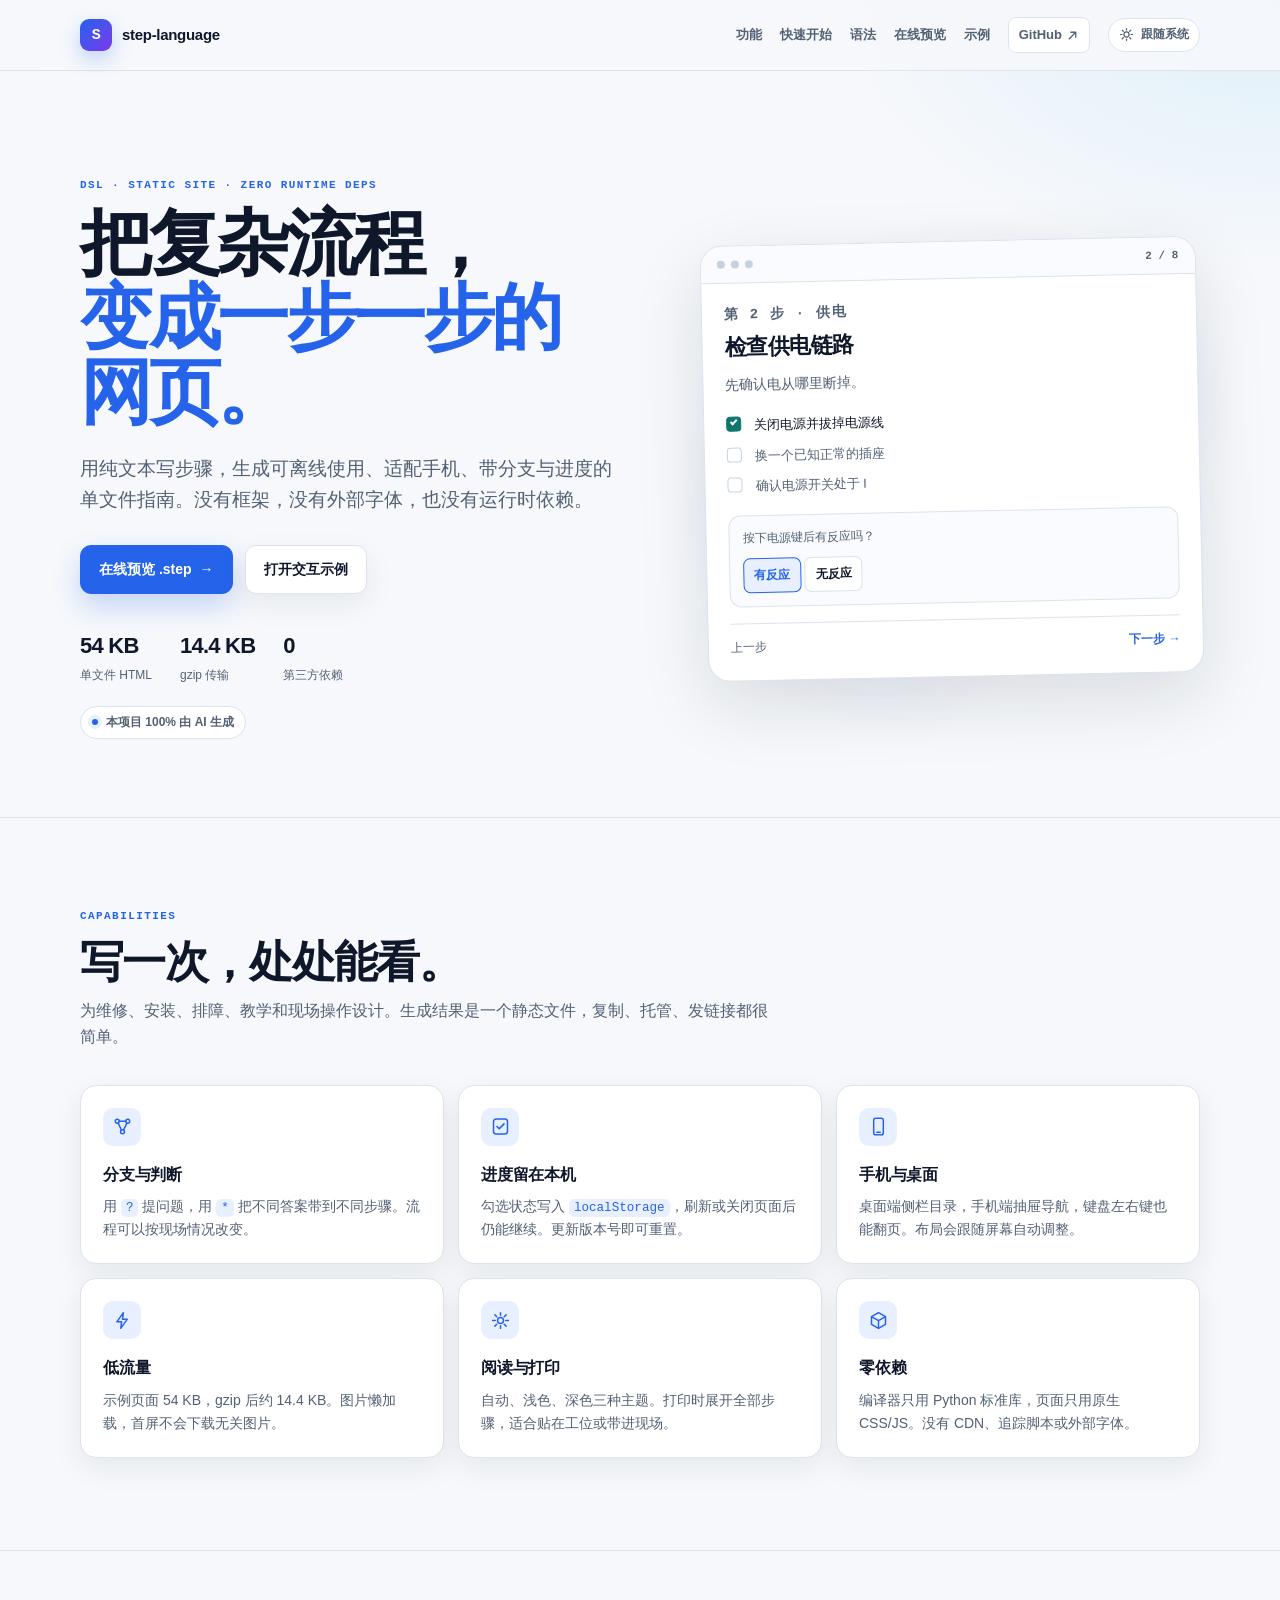
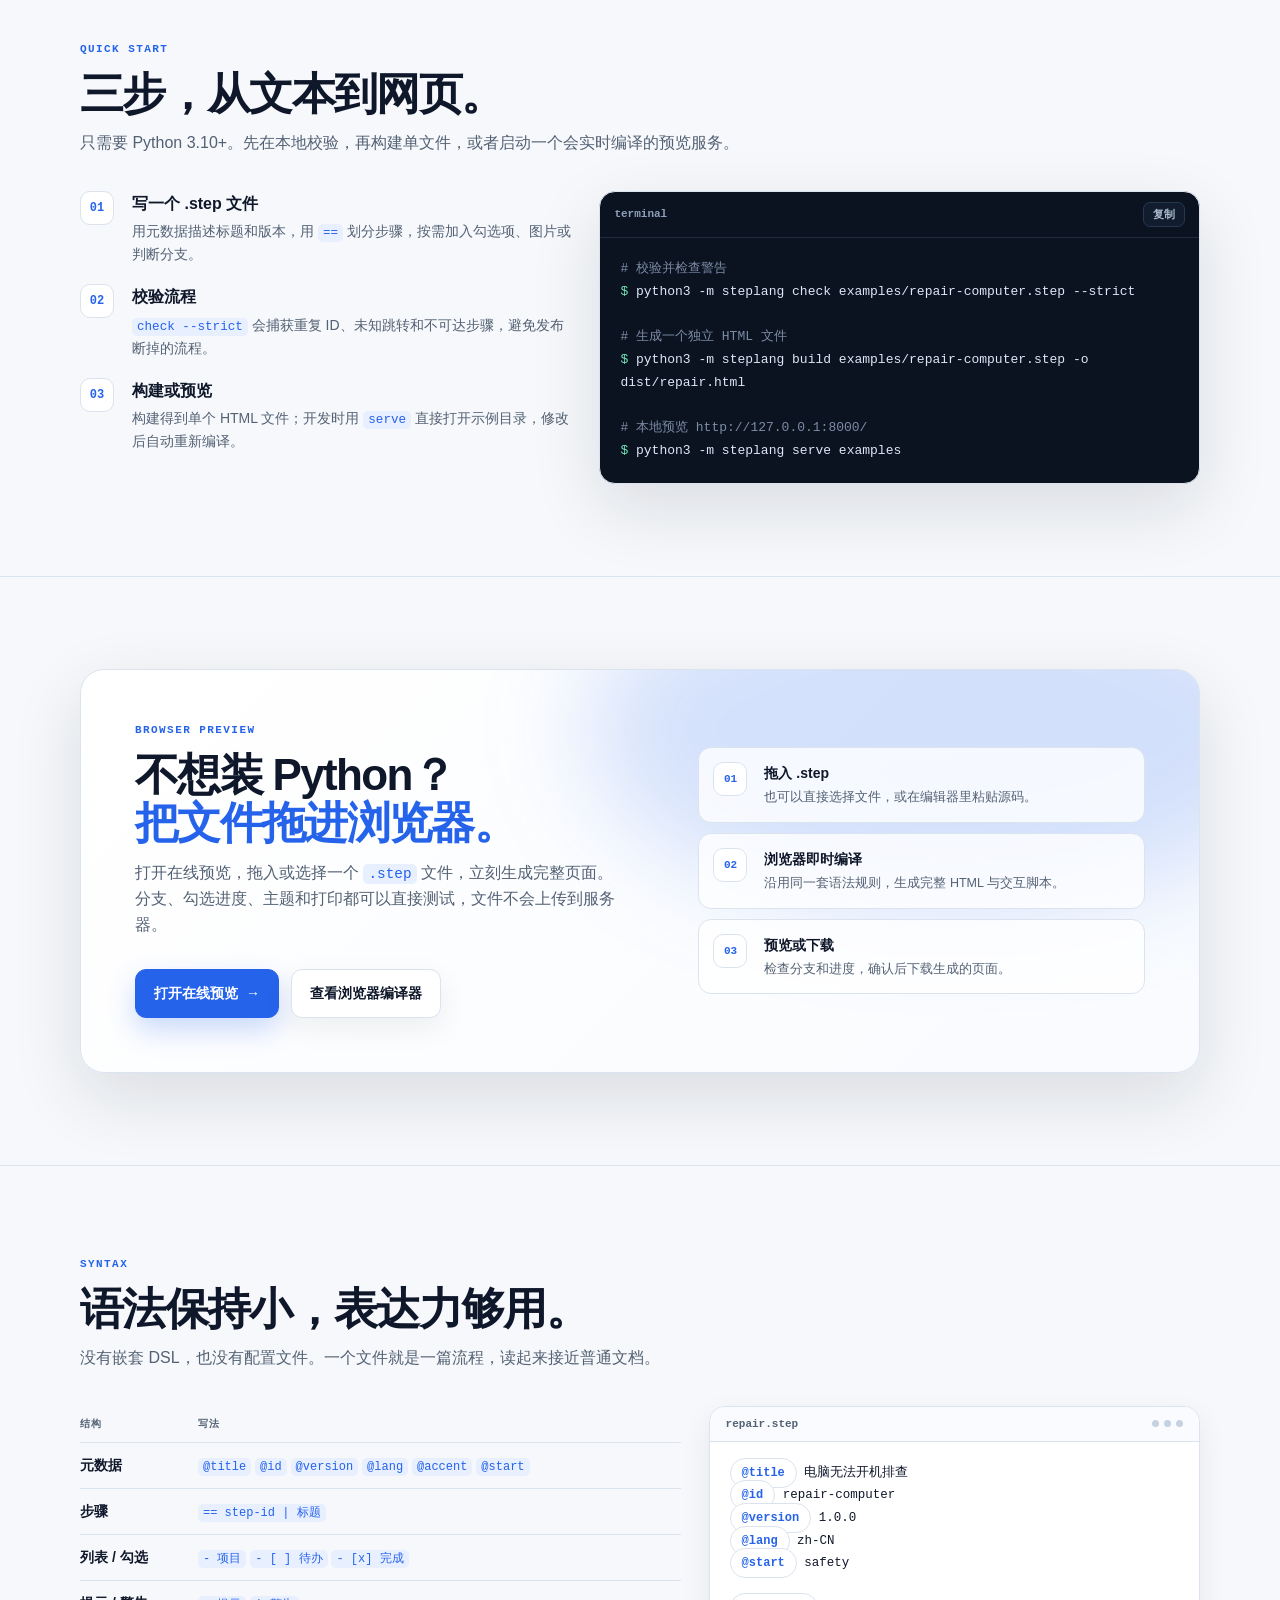
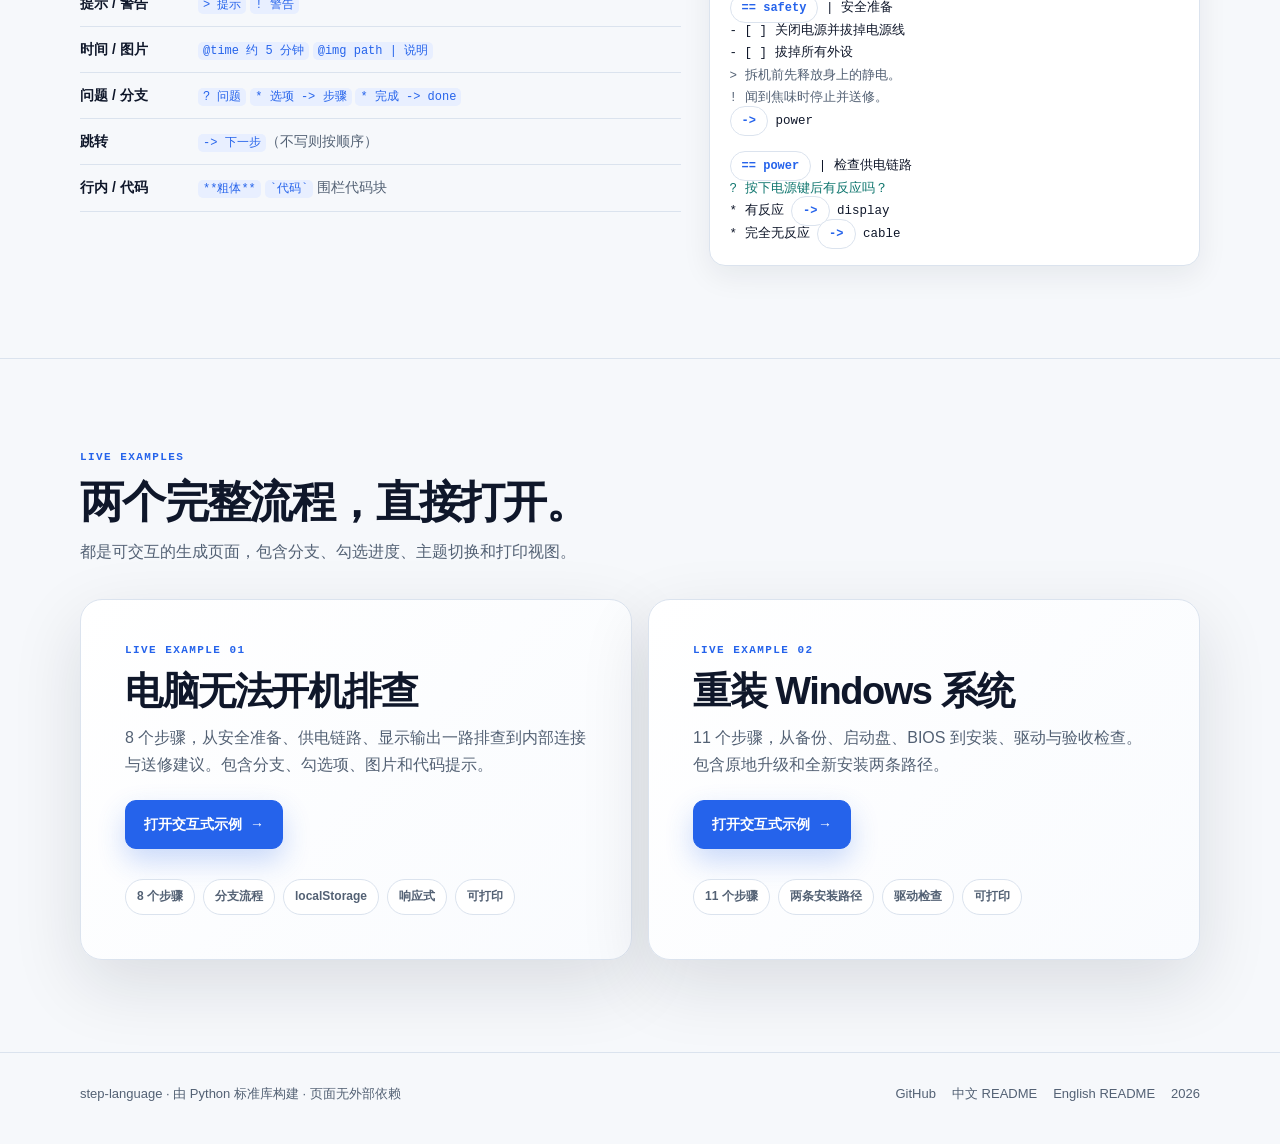
<file: web/index.html>
<!doctype html>
<html lang="zh-CN">
<head>
<meta charset="utf-8">
<meta name="viewport" content="width=device-width, initial-scale=1">
<title>step-language · 把复杂流程变成一步一步的网页</title>
<meta name="description" content="一个小型 DSL 与静态站点编译器：用纯文本写步骤，生成可离线使用、适配手机、带分支与进度的单文件指南。">
<meta name="theme-color" content="#2563eb">
<link rel="icon" href="favicon.svg" type="image/svg+xml">
<link rel="stylesheet" href="style.css">
</head>
<body>
<a class="skip-link" href="#main">跳到正文</a>
<header class="site-header">
  <div class="wrap nav">
    <a class="brand" href="./">
      <span class="logo" aria-hidden="true">S</span>
      <span>step-language</span>
    </a>
    <nav class="nav-links" aria-label="主导航">
      <a href="#features">功能</a>
      <a href="#quickstart">快速开始</a>
      <a href="#syntax">语法</a>
      <a href="preview/">在线预览</a>
      <a href="#example">示例</a>
      <a class="gh-link" href="https://github.com/Geno1024-AIGC/step-language" target="_blank" rel="noreferrer">
        GitHub
        <svg viewBox="0 0 16 16" aria-hidden="true" focusable="false"><path d="M4 12 12 4M6 4h6v6" fill="none" stroke="currentColor" stroke-width="1.6" stroke-linecap="round" stroke-linejoin="round"/></svg>
      </a>
      <button class="theme-toggle" id="theme-toggle" type="button" aria-label="切换主题">
        <svg viewBox="0 0 20 20" aria-hidden="true" focusable="false"><circle cx="10" cy="10" r="3.4" fill="none" stroke="currentColor" stroke-width="1.6"/><path d="M10 2v2M10 16v2M2 10h2M16 10h2M4.3 4.3l1.4 1.4M14.3 14.3l1.4 1.4M15.7 4.3l-1.4 1.4M5.7 14.3l-1.4 1.4" fill="none" stroke="currentColor" stroke-width="1.6" stroke-linecap="round"/></svg>
        <span class="theme-label">跟随系统</span>
      </button>
    </nav>
  </div>
</header>

<main id="main">
  <section class="hero wrap">
    <div class="hero-copy">
      <p class="eyebrow">DSL · static site · zero runtime deps</p>
      <h1>把复杂流程，<br><span>变成一步一步的网页。</span></h1>
      <p class="lead">用纯文本写步骤，生成可离线使用、适配手机、带分支与进度的单文件指南。没有框架，没有外部字体，也没有运行时依赖。</p>
      <div class="actions">
        <a class="btn primary" href="preview/">在线预览 .step <span aria-hidden="true">→</span></a>
        <a class="btn" href="examples/repair-computer/">打开交互示例</a>
      </div>
      <ul class="stats" aria-label="示例数据">
        <li><strong>54 KB</strong><span>单文件 HTML</span></li>
        <li><strong>14.4 KB</strong><span>gzip 传输</span></li>
        <li><strong>0</strong><span>第三方依赖</span></li>
      </ul>
      <p class="ai-note">本项目 100% 由 AI 生成</p>
    </div>

    <div class="hero-demo" aria-hidden="true">
      <div class="mock">
        <div class="mock-top">
          <span class="dot"></span><span class="dot"></span><span class="dot"></span>
          <span class="mock-progress">2 / 8</span>
        </div>
        <div class="mock-body">
          <p class="mock-kicker">第 2 步 · 供电</p>
          <h3>检查供电链路</h3>
          <p>先确认电从哪里断掉。</p>
          <ul class="mock-check">
            <li class="done">关闭电源并拔掉电源线</li>
            <li>换一个已知正常的插座</li>
            <li>确认电源开关处于 I</li>
          </ul>
          <div class="mock-choice">
            <span>按下电源键后有反应吗？</span>
            <button type="button" class="on">有反应</button>
            <button type="button">无反应</button>
          </div>
          <div class="mock-footer">
            <span>上一步</span>
            <span class="next">下一步 →</span>
          </div>
        </div>
      </div>
    </div>
  </section>

  <section class="section" id="features">
    <div class="wrap">
      <div class="section-head">
        <p class="eyebrow">Capabilities</p>
        <h2>写一次，处处能看。</h2>
        <p>为维修、安装、排障、教学和现场操作设计。生成结果是一个静态文件，复制、托管、发链接都很简单。</p>
      </div>
      <div class="grid">
        <article class="card">
          <span class="icon" aria-hidden="true">
            <svg viewBox="0 0 24 24"><circle cx="6" cy="6" r="2.2" fill="none" stroke="currentColor" stroke-width="1.7"/><circle cx="18" cy="6" r="2.2" fill="none" stroke="currentColor" stroke-width="1.7"/><circle cx="12" cy="18" r="2.2" fill="none" stroke="currentColor" stroke-width="1.7"/><path d="M8.2 6h7.6M7 8.1l3.8 7.8M17 8.1l-3.8 7.8" fill="none" stroke="currentColor" stroke-width="1.7" stroke-linecap="round"/></svg>
          </span>
          <h3>分支与判断</h3>
          <p>用 <code>?</code> 提问题，用 <code>*</code> 把不同答案带到不同步骤。流程可以按现场情况改变。</p>
        </article>
        <article class="card">
          <span class="icon" aria-hidden="true">
            <svg viewBox="0 0 24 24"><rect x="4" y="3.5" width="16" height="17" rx="3" fill="none" stroke="currentColor" stroke-width="1.7"/><path d="m8 12 2.6 2.6L16 9" fill="none" stroke="currentColor" stroke-width="1.9" stroke-linecap="round" stroke-linejoin="round"/></svg>
          </span>
          <h3>进度留在本机</h3>
          <p>勾选状态写入 <code>localStorage</code>，刷新或关闭页面后仍能继续。更新版本号即可重置。</p>
        </article>
        <article class="card">
          <span class="icon" aria-hidden="true">
            <svg viewBox="0 0 24 24"><rect x="6.5" y="2.5" width="11" height="19" rx="2.4" fill="none" stroke="currentColor" stroke-width="1.7"/><path d="M10 18.5h4" stroke="currentColor" stroke-width="1.7" stroke-linecap="round"/></svg>
          </span>
          <h3>手机与桌面</h3>
          <p>桌面端侧栏目录，手机端抽屉导航，键盘左右键也能翻页。布局会跟随屏幕自动调整。</p>
        </article>
        <article class="card">
          <span class="icon" aria-hidden="true">
            <svg viewBox="0 0 24 24"><path d="M13 3 5.5 13.5H11L10 21l7.5-10.5H12L13 3Z" fill="none" stroke="currentColor" stroke-width="1.7" stroke-linejoin="round"/></svg>
          </span>
          <h3>低流量</h3>
          <p>示例页面 54 KB，gzip 后约 14.4 KB。图片懒加载，首屏不会下载无关图片。</p>
        </article>
        <article class="card">
          <span class="icon" aria-hidden="true">
            <svg viewBox="0 0 24 24"><path d="M12 3v3M12 18v3M3 12h3M18 12h3M5.6 5.6l2.1 2.1M16.3 16.3l2.1 2.1M18.4 5.6l-2.1 2.1M7.7 16.3l-2.1 2.1" fill="none" stroke="currentColor" stroke-width="1.7" stroke-linecap="round"/><circle cx="12" cy="12" r="3.4" fill="none" stroke="currentColor" stroke-width="1.7"/></svg>
          </span>
          <h3>阅读与打印</h3>
          <p>自动、浅色、深色三种主题。打印时展开全部步骤，适合贴在工位或带进现场。</p>
        </article>
        <article class="card">
          <span class="icon" aria-hidden="true">
            <svg viewBox="0 0 24 24"><path d="m12 3 8 4.5v9L12 21l-8-4.5v-9L12 3Z" fill="none" stroke="currentColor" stroke-width="1.7" stroke-linejoin="round"/><path d="m4.5 7.8 7.5 4.3 7.5-4.3M12 12.1V21" fill="none" stroke="currentColor" stroke-width="1.7" stroke-linejoin="round"/></svg>
          </span>
          <h3>零依赖</h3>
          <p>编译器只用 Python 标准库，页面只用原生 CSS/JS。没有 CDN、追踪脚本或外部字体。</p>
        </article>
      </div>
    </div>
  </section>

  <section class="section" id="quickstart">
    <div class="wrap">
      <div class="section-head">
        <p class="eyebrow">Quick start</p>
        <h2>三步，从文本到网页。</h2>
        <p>只需要 Python 3.10+。先在本地校验，再构建单文件，或者启动一个会实时编译的预览服务。</p>
      </div>
      <div class="quick-grid">
        <ol class="steps-list">
          <li>
            <span class="num">01</span>
            <div><strong>写一个 .step 文件</strong><p>用元数据描述标题和版本，用 <code>==</code> 划分步骤，按需加入勾选项、图片或判断分支。</p></div>
          </li>
          <li>
            <span class="num">02</span>
            <div><strong>校验流程</strong><p><code>check --strict</code> 会捕获重复 ID、未知跳转和不可达步骤，避免发布断掉的流程。</p></div>
          </li>
          <li>
            <span class="num">03</span>
            <div><strong>构建或预览</strong><p>构建得到单个 HTML 文件；开发时用 <code>serve</code> 直接打开示例目录，修改后自动重新编译。</p></div>
          </li>
        </ol>

        <div class="terminal">
          <div class="terminal-bar">
            <span>terminal</span>
            <button class="copy-btn" type="button" data-copy="#quick-code">复制</button>
          </div>
          <pre id="quick-code"><code><span class="dim"># 校验并检查警告</span>
<span class="prompt">$</span> <span class="cmd">python3 -m steplang check examples/repair-computer.step --strict</span>

<span class="dim"># 生成一个独立 HTML 文件</span>
<span class="prompt">$</span> <span class="cmd">python3 -m steplang build examples/repair-computer.step -o dist/repair.html</span>

<span class="dim"># 本地预览 http://127.0.0.1:8000/</span>
<span class="prompt">$</span> <span class="cmd">python3 -m steplang serve examples</span></code></pre>
        </div>
      </div>
    </div>
  </section>

  <section class="section" id="preview">
    <div class="wrap preview-band">
      <div class="preview-band-copy">
        <p class="eyebrow">Browser preview</p>
        <h2>不想装 Python？<br><span>把文件拖进浏览器。</span></h2>
        <p>打开在线预览，拖入或选择一个 <code>.step</code> 文件，立刻生成完整页面。分支、勾选进度、主题和打印都可以直接测试，文件不会上传到服务器。</p>
        <div class="actions">
          <a class="btn primary" href="preview/">打开在线预览 <span aria-hidden="true">→</span></a>
          <a class="btn" href="https://github.com/Geno1024-AIGC/step-language/blob/master/web/preview/compiler.js">查看浏览器编译器</a>
        </div>
      </div>
      <ol class="preview-band-steps">
        <li><span>01</span><div><strong>拖入 .step</strong><p>也可以直接选择文件，或在编辑器里粘贴源码。</p></div></li>
        <li><span>02</span><div><strong>浏览器即时编译</strong><p>沿用同一套语法规则，生成完整 HTML 与交互脚本。</p></div></li>
        <li><span>03</span><div><strong>预览或下载</strong><p>检查分支和进度，确认后下载生成的页面。</p></div></li>
      </ol>
    </div>
  </section>

  <section class="section" id="syntax">
    <div class="wrap">
      <div class="section-head">
        <p class="eyebrow">Syntax</p>
        <h2>语法保持小，表达力够用。</h2>
        <p>没有嵌套 DSL，也没有配置文件。一个文件就是一篇流程，读起来接近普通文档。</p>
      </div>
      <div class="syntax-grid">
        <table class="syntax-table">
          <thead><tr><th>结构</th><th>写法</th></tr></thead>
          <tbody>
            <tr><td>元数据</td><td><code>@title</code> <code>@id</code> <code>@version</code> <code>@lang</code> <code>@accent</code> <code>@start</code></td></tr>
            <tr><td>步骤</td><td><code>== step-id | 标题</code></td></tr>
            <tr><td>列表 / 勾选</td><td><code>- 项目</code> <code>- [ ] 待办</code> <code>- [x] 完成</code></td></tr>
            <tr><td>提示 / 警告</td><td><code>&gt; 提示</code> <code>! 警告</code></td></tr>
            <tr><td>时间 / 图片</td><td><code>@time 约 5 分钟</code> <code>@img path | 说明</code></td></tr>
            <tr><td>问题 / 分支</td><td><code>? 问题</code> <code>* 选项 -&gt; 步骤</code> <code>* 完成 -&gt; done</code></td></tr>
            <tr><td>跳转</td><td><code>-&gt; 下一步</code>（不写则按顺序）</td></tr>
            <tr><td>行内 / 代码</td><td><code>**粗体**</code> <code>`代码`</code> 围栏代码块</td></tr>
          </tbody>
        </table>

        <div class="code-card">
          <div class="code-card-head">
            <span>repair.step</span>
            <span class="code-dots" aria-hidden="true"><i></i><i></i><i></i></span>
          </div>
          <pre><code><span class="tag">@title</span> 电脑无法开机排查
<span class="tag">@id</span> repair-computer
<span class="tag">@version</span> 1.0.0
<span class="tag">@lang</span> zh-CN
<span class="tag">@start</span> safety

<span class="tag">== safety</span> | 安全准备
- [ ] 关闭电源并拔掉电源线
- [ ] 拔掉所有外设
<span class="comment">&gt; 拆机前先释放身上的静电。</span>
<span class="comment">! 闻到焦味时停止并送修。</span>
<span class="tag">-&gt;</span> power

<span class="tag">== power</span> | 检查供电链路
<span class="str">? 按下电源键后有反应吗？</span>
* 有反应 <span class="tag">-&gt;</span> display
* 完全无反应 <span class="tag">-&gt;</span> cable</code></pre>
        </div>
      </div>
    </div>
  </section>

  <section class="section" id="example">
    <div class="wrap">
      <div class="section-head">
        <p class="eyebrow">Live examples</p>
        <h2>两个完整流程，直接打开。</h2>
        <p>都是可交互的生成页面，包含分支、勾选进度、主题切换和打印视图。</p>
      </div>
      <div class="example-grid">
        <article class="example-card">
          <div>
            <p class="eyebrow">Live example 01</p>
            <h2>电脑无法开机排查</h2>
            <p>8 个步骤，从安全准备、供电链路、显示输出一路排查到内部连接与送修建议。包含分支、勾选项、图片和代码提示。</p>
            <a class="btn primary" href="examples/repair-computer/">打开交互式示例 <span aria-hidden="true">→</span></a>
          </div>
          <div class="tags" aria-label="示例标签">
            <span class="tag">8 个步骤</span>
            <span class="tag">分支流程</span>
            <span class="tag">localStorage</span>
            <span class="tag">响应式</span>
            <span class="tag">可打印</span>
          </div>
        </article>
        <article class="example-card">
          <div>
            <p class="eyebrow">Live example 02</p>
            <h2>重装 Windows 系统</h2>
            <p>11 个步骤，从备份、启动盘、BIOS 到安装、驱动与验收检查。包含原地升级和全新安装两条路径。</p>
            <a class="btn primary" href="examples/reinstall-windows/">打开交互式示例 <span aria-hidden="true">→</span></a>
          </div>
          <div class="tags" aria-label="示例标签">
            <span class="tag">11 个步骤</span>
            <span class="tag">两条安装路径</span>
            <span class="tag">驱动检查</span>
            <span class="tag">可打印</span>
          </div>
        </article>
      </div>
    </div>
  </section>
</main>

<footer>
  <div class="wrap footer-inner">
    <span>step-language · 由 Python 标准库构建 · 页面无外部依赖</span>
    <div class="footer-links">
      <a href="https://github.com/Geno1024-AIGC/step-language">GitHub</a>
      <a href="https://github.com/Geno1024-AIGC/step-language/blob/master/README.zh-CN.md">中文 README</a>
      <a href="https://github.com/Geno1024-AIGC/step-language/blob/master/README.md">English README</a>
      <span data-year>2026</span>
    </div>
  </div>
</footer>
<script src="app.js"></script>
</body>
</html>
</file>
<file: web/style.css>
:root {
  color-scheme: light;
  --bg: #f6f8fb;
  --bg-soft: #eef3f9;
  --panel: #ffffff;
  --panel-2: #f9fbfe;
  --text: #0f172a;
  --muted: #536174;
  --border: #dbe3ee;
  --border-strong: #c6d2e2;
  --accent: #2563eb;
  --accent-strong: #1d4ed8;
  --accent-soft: #e8efff;
  --on-accent: #ffffff;
  --ok: #0f766e;
  --ok-soft: #dcfce7;
  --warn: #b45309;
  --warn-soft: #fef3c7;
  --shadow: 0 24px 70px rgba(15, 23, 42, 0.12);
  --shadow-soft: 0 10px 30px rgba(15, 23, 42, 0.07);
  --mono: ui-monospace, SFMono-Regular, "SF Mono", Consolas, "Liberation Mono", monospace;
  --sans: -apple-system, BlinkMacSystemFont, "Segoe UI", "Noto Sans SC", "PingFang SC", "Microsoft YaHei", sans-serif;
}

@media (prefers-color-scheme: dark) {
  :root:not([data-theme="light"]) {
    color-scheme: dark;
    --bg: #080d16;
    --bg-soft: #0d1522;
    --panel: #111a29;
    --panel-2: #0d1624;
    --text: #e6edf7;
    --muted: #9aa9bf;
    --border: #223149;
    --border-strong: #30425e;
    --accent: #7db2ff;
    --accent-strong: #a5c8ff;
    --accent-soft: #122542;
    --on-accent: #07101f;
    --ok: #6ee7b7;
    --ok-soft: #0c2b22;
    --warn: #fbbf24;
    --warn-soft: #2b210c;
    --shadow: 0 24px 70px rgba(0, 0, 0, 0.45);
    --shadow-soft: 0 10px 30px rgba(0, 0, 0, 0.3);
  }
}

:root[data-theme="dark"] {
  color-scheme: dark;
  --bg: #080d16;
  --bg-soft: #0d1522;
  --panel: #111a29;
  --panel-2: #0d1624;
  --text: #e6edf7;
  --muted: #9aa9bf;
  --border: #223149;
  --border-strong: #30425e;
  --accent: #7db2ff;
  --accent-strong: #a5c8ff;
  --accent-soft: #122542;
  --on-accent: #07101f;
  --ok: #6ee7b7;
  --ok-soft: #0c2b22;
  --warn: #fbbf24;
  --warn-soft: #2b210c;
  --shadow: 0 24px 70px rgba(0, 0, 0, 0.45);
  --shadow-soft: 0 10px 30px rgba(0, 0, 0, 0.3);
}

*,
*::before,
*::after {
  box-sizing: border-box;
}

html {
  scroll-behavior: smooth;
  scroll-padding-top: 88px;
}

body {
  margin: 0;
  min-height: 100vh;
  background:
    radial-gradient(900px 520px at 8% -10%, var(--accent-soft), transparent 62%),
    radial-gradient(760px 460px at 100% 0%, rgba(14, 165, 233, 0.1), transparent 58%),
    var(--bg);
  color: var(--text);
  font: 16px/1.65 var(--sans);
  -webkit-font-smoothing: antialiased;
  text-rendering: optimizeLegibility;
}

::selection {
  background: var(--accent);
  color: var(--on-accent);
}

a {
  color: var(--accent);
  text-decoration: none;
}

a:hover {
  text-decoration: underline;
}

button {
  font: inherit;
}

img,
svg {
  display: block;
}

.skip-link {
  position: fixed;
  top: 10px;
  left: 10px;
  z-index: 100;
  padding: 8px 12px;
  border-radius: 8px;
  background: var(--text);
  color: var(--bg);
  transform: translateY(-160%);
  transition: transform 0.18s ease;
}

.skip-link:focus {
  transform: translateY(0);
}

.wrap {
  width: min(1120px, calc(100% - 40px));
  margin-inline: auto;
}

.site-header {
  position: sticky;
  top: 0;
  z-index: 20;
  border-bottom: 1px solid var(--border);
  background: color-mix(in srgb, var(--bg) 88%, transparent);
  backdrop-filter: blur(16px);
}

.nav {
  display: flex;
  align-items: center;
  justify-content: space-between;
  gap: 20px;
  min-height: 70px;
}

.brand {
  display: inline-flex;
  align-items: center;
  gap: 10px;
  color: var(--text);
  font-size: 15px;
  font-weight: 750;
  letter-spacing: -0.02em;
}

.brand:hover {
  text-decoration: none;
}

.logo {
  display: grid;
  place-items: center;
  width: 32px;
  height: 32px;
  border-radius: 9px;
  background: linear-gradient(135deg, var(--accent), #7c3aed);
  color: #fff;
  font: 750 15px/1 var(--mono);
  box-shadow: 0 8px 20px rgba(37, 99, 235, 0.25);
}

.nav-links {
  display: flex;
  align-items: center;
  gap: 18px;
}

.nav-links a {
  color: var(--muted);
  font-size: 13px;
  font-weight: 650;
}

.nav-links a:hover {
  color: var(--text);
  text-decoration: none;
}

.gh-link {
  display: inline-flex;
  align-items: center;
  gap: 4px;
  padding: 6px 10px;
  border: 1px solid var(--border);
  border-radius: 8px;
  background: var(--panel);
}

.gh-link svg {
  width: 13px;
  height: 13px;
}

.theme-toggle {
  display: inline-flex;
  align-items: center;
  gap: 7px;
  padding: 6px 10px;
  border: 1px solid var(--border);
  border-radius: 999px;
  background: var(--panel);
  color: var(--muted);
  font-size: 12px;
  font-weight: 650;
  cursor: pointer;
  transition: border-color 0.18s ease, color 0.18s ease;
}

.theme-toggle:hover {
  border-color: var(--border-strong);
  color: var(--text);
}

.theme-toggle svg {
  width: 15px;
  height: 15px;
}

.hero {
  display: grid;
  grid-template-columns: minmax(0, 1.05fr) minmax(0, 0.95fr);
  gap: clamp(34px, 6vw, 78px);
  align-items: center;
  padding: clamp(58px, 9vw, 108px) 0 clamp(46px, 7vw, 78px);
}

.eyebrow {
  margin: 0 0 14px;
  color: var(--accent);
  font: 700 11px/1.2 var(--mono);
  letter-spacing: 0.13em;
  text-transform: uppercase;
}

h1 {
  margin: 0;
  font-size: clamp(40px, 6vw, 72px);
  line-height: 1.03;
  letter-spacing: -0.048em;
  font-weight: 800;
}

h1 span {
  color: var(--accent);
}

.lead {
  max-width: 590px;
  margin: 24px 0 0;
  color: var(--muted);
  font-size: clamp(16px, 1.6vw, 19px);
}

.actions {
  display: flex;
  flex-wrap: wrap;
  gap: 12px;
  margin-top: 30px;
}

.btn {
  display: inline-flex;
  align-items: center;
  justify-content: center;
  gap: 8px;
  padding: 12px 18px;
  border: 1px solid var(--border);
  border-radius: 11px;
  background: var(--panel);
  color: var(--text);
  font-size: 14px;
  font-weight: 700;
  box-shadow: var(--shadow-soft);
  transition: transform 0.18s ease, border-color 0.18s ease, background 0.18s ease, color 0.18s ease;
}

.btn:hover {
  transform: translateY(-1px);
  border-color: var(--border-strong);
  text-decoration: none;
}

.btn.primary {
  border-color: var(--accent);
  background: var(--accent);
  color: var(--on-accent);
  box-shadow: 0 12px 28px color-mix(in srgb, var(--accent) 24%, transparent);
}

.btn.primary:hover {
  border-color: var(--accent-strong);
  background: var(--accent-strong);
}

.stats {
  display: flex;
  flex-wrap: wrap;
  gap: 28px;
  margin: 34px 0 0;
  padding: 0;
  list-style: none;
}

.stats li {
  display: flex;
  flex-direction: column;
  gap: 1px;
}

.stats strong {
  font-size: 22px;
  letter-spacing: -0.035em;
}

.stats span {
  color: var(--muted);
  font-size: 12px;
}

.ai-note {
  display: inline-flex;
  align-items: center;
  gap: 8px;
  margin: 20px 0 0;
  padding: 6px 11px;
  border: 1px solid var(--border);
  border-radius: 999px;
  background: var(--panel);
  color: var(--muted);
  font-size: 12px;
  font-weight: 650;
}

.ai-note::before {
  content: "";
  width: 6px;
  height: 6px;
  border-radius: 50%;
  background: var(--accent);
  box-shadow: 0 0 0 4px var(--accent-soft);
}

.hero-demo {
  position: relative;
}

.hero-demo::before {
  content: "";
  position: absolute;
  inset: 8% -8% -10% 6%;
  border-radius: 50%;
  background: linear-gradient(135deg, color-mix(in srgb, var(--accent) 26%, transparent), transparent 70%);
  filter: blur(34px);
  opacity: 0.7;
}

.mock {
  position: relative;
  overflow: hidden;
  border: 1px solid var(--border);
  border-radius: 22px;
  background: var(--panel);
  box-shadow: var(--shadow);
  transform: rotate(-1.2deg);
}

.mock-top {
  display: flex;
  align-items: center;
  gap: 6px;
  padding: 12px 16px;
  border-bottom: 1px solid var(--border);
  background: var(--panel-2);
}

.dot {
  width: 8px;
  height: 8px;
  border-radius: 50%;
  background: var(--border-strong);
}

.mock-progress {
  margin-left: auto;
  color: var(--muted);
  font: 650 11px var(--mono);
}

.mock-body {
  padding: 22px;
}

.mock-kicker {
  margin: 0;
  color: var(--accent);
  font: 700 10px var(--mono);
  letter-spacing: 0.12em;
  text-transform: uppercase;
}

.mock-body h3 {
  margin: 6px 0 8px;
  font-size: 22px;
  letter-spacing: -0.025em;
}

.mock-body > p {
  margin: 0;
  color: var(--muted);
  font-size: 14px;
}

.mock-check {
  display: grid;
  gap: 9px;
  margin: 18px 0;
  padding: 0;
  list-style: none;
}

.mock-check li {
  position: relative;
  padding-left: 28px;
  color: var(--muted);
  font-size: 13px;
}

.mock-check li::before {
  content: "";
  position: absolute;
  left: 0;
  top: 2px;
  width: 15px;
  height: 15px;
  border: 1.5px solid var(--border-strong);
  border-radius: 4px;
  background: var(--panel);
}

.mock-check li.done {
  color: var(--text);
}

.mock-check li.done::before {
  border-color: var(--ok);
  background: var(--ok);
}

.mock-check li.done::after {
  content: "";
  position: absolute;
  left: 4px;
  top: 5px;
  width: 7px;
  height: 4px;
  border-left: 2px solid var(--panel);
  border-bottom: 2px solid var(--panel);
  transform: rotate(-45deg);
}

.mock-choice {
  padding: 13px;
  border: 1px solid var(--border);
  border-radius: 12px;
  background: var(--panel-2);
  font-size: 12px;
}

.mock-choice span {
  display: block;
  margin-bottom: 9px;
  color: var(--muted);
}

.mock-choice button {
  padding: 7px 10px;
  border: 1px solid var(--border);
  border-radius: 7px;
  background: var(--panel);
  color: var(--text);
  font-size: 12px;
  font-weight: 650;
}

.mock-choice button.on {
  border-color: var(--accent);
  background: var(--accent-soft);
  color: var(--accent);
}

.mock-footer {
  display: flex;
  justify-content: space-between;
  margin-top: 16px;
  padding-top: 14px;
  border-top: 1px solid var(--border);
  color: var(--muted);
  font-size: 12px;
}

.mock-footer .next {
  color: var(--accent);
  font-weight: 700;
}

.section {
  padding: clamp(54px, 8vw, 92px) 0;
  border-top: 1px solid var(--border);
}

.section-head {
  max-width: 700px;
  margin-bottom: 34px;
}

h2 {
  margin: 0 0 12px;
  font-size: clamp(28px, 4vw, 44px);
  line-height: 1.1;
  letter-spacing: -0.038em;
}

.section-head p:not(.eyebrow) {
  margin: 0;
  color: var(--muted);
}

.grid {
  display: grid;
  grid-template-columns: repeat(3, minmax(0, 1fr));
  gap: 14px;
}

.card {
  padding: 22px;
  border: 1px solid var(--border);
  border-radius: 16px;
  background: var(--panel);
  box-shadow: var(--shadow-soft);
  transition: transform 0.18s ease, border-color 0.18s ease;
}

.card:hover {
  transform: translateY(-2px);
  border-color: var(--border-strong);
}

.card .icon {
  display: grid;
  place-items: center;
  width: 38px;
  height: 38px;
  margin-bottom: 16px;
  border-radius: 10px;
  background: var(--accent-soft);
  color: var(--accent);
}

.card .icon svg {
  width: 21px;
  height: 21px;
}

.card h3 {
  margin: 0 0 7px;
  font-size: 16px;
  letter-spacing: -0.015em;
}

.card p {
  margin: 0;
  color: var(--muted);
  font-size: 14px;
}

code {
  padding: 2px 5px;
  border-radius: 5px;
  background: var(--accent-soft);
  color: var(--accent);
  font: 0.9em/1.4 var(--mono);
  overflow-wrap: anywhere;
}

.card code,
.syntax-table code {
  white-space: nowrap;
}

.quick-grid {
  display: grid;
  grid-template-columns: minmax(0, 0.9fr) minmax(0, 1.1fr);
  gap: 28px;
  align-items: start;
}

.steps-list {
  display: grid;
  gap: 18px;
  margin: 0;
  padding: 0;
  list-style: none;
}

.steps-list li {
  display: grid;
  grid-template-columns: 38px 1fr;
  gap: 14px;
}

.steps-list .num {
  display: grid;
  place-items: center;
  width: 34px;
  height: 34px;
  border: 1px solid var(--border);
  border-radius: 10px;
  background: var(--panel);
  color: var(--accent);
  font: 700 12px var(--mono);
}

.steps-list strong {
  display: block;
  margin-bottom: 3px;
}

.steps-list p {
  margin: 0;
  color: var(--muted);
  font-size: 14px;
}

.terminal {
  overflow: hidden;
  border: 1px solid var(--border);
  border-radius: 16px;
  background: #0b1220;
  box-shadow: var(--shadow);
}

.terminal-bar {
  display: flex;
  align-items: center;
  justify-content: space-between;
  padding: 10px 14px;
  border-bottom: 1px solid #1e2b41;
  color: #8ea0ba;
  font: 650 11px var(--mono);
}

.terminal pre {
  margin: 0;
  padding: 20px;
  overflow: auto;
  color: #dce7f7;
  font: 13px/1.75 var(--mono);
  white-space: pre-wrap;
  overflow-wrap: anywhere;
}

.terminal code {
  padding: 0;
  background: none;
  color: inherit;
  font: inherit;
  white-space: inherit;
}

.terminal .prompt {
  color: #6ee7b7;
}

.terminal .dim {
  color: #7c8ca5;
}

.copy-btn {
  padding: 4px 9px;
  border: 1px solid #263750;
  border-radius: 7px;
  background: #111c2e;
  color: #a9b8cd;
  font: 650 11px var(--mono);
  cursor: pointer;
}

.copy-btn:hover {
  border-color: #3b5478;
  color: #fff;
}

.syntax-grid {
  display: grid;
  grid-template-columns: minmax(0, 1.1fr) minmax(0, 0.9fr);
  gap: 28px;
  align-items: start;
}

.syntax-table {
  width: 100%;
  border-collapse: collapse;
  font-size: 14px;
}

.syntax-table th,
.syntax-table td {
  padding: 11px 0;
  border-bottom: 1px solid var(--border);
  text-align: left;
  vertical-align: top;
}

.syntax-table th {
  color: var(--muted);
  font: 650 10px var(--mono);
  letter-spacing: 0.1em;
  text-transform: uppercase;
}

.syntax-table td:first-child {
  width: 118px;
  padding-right: 14px;
  color: var(--text);
  font-weight: 650;
}

.syntax-table td:last-child {
  color: var(--muted);
}

.syntax-table code {
  font-size: 12px;
}

.code-card {
  overflow: hidden;
  border: 1px solid var(--border);
  border-radius: 16px;
  background: var(--panel);
  box-shadow: var(--shadow-soft);
}

.code-card-head {
  display: flex;
  align-items: center;
  justify-content: space-between;
  padding: 11px 16px;
  border-bottom: 1px solid var(--border);
  background: var(--panel-2);
  color: var(--muted);
  font: 650 11px var(--mono);
}

.code-dots {
  display: inline-flex;
  gap: 5px;
}

.code-dots i {
  width: 7px;
  height: 7px;
  border-radius: 50%;
  background: var(--border-strong);
}

.code-card pre {
  margin: 0;
  padding: 20px;
  overflow: auto;
  font: 12.5px/1.8 var(--mono);
}

.code-card code {
  padding: 0;
  background: none;
  color: var(--text);
  font: inherit;
  white-space: pre;
}

.code-card .tag {
  color: var(--accent);
  font-weight: 650;
}

.code-card .str {
  color: var(--ok);
}

.code-card .comment {
  color: var(--muted);
}

.preview-band {
  position: relative;
  display: grid;
  grid-template-columns: minmax(0, 1.05fr) minmax(300px, 0.95fr);
  gap: clamp(30px, 6vw, 70px);
  align-items: center;
  padding: clamp(28px, 5vw, 54px);
  overflow: hidden;
  border: 1px solid var(--border);
  border-radius: 24px;
  background: linear-gradient(135deg, var(--panel), var(--panel-2));
  box-shadow: var(--shadow);
}

.preview-band::before {
  content: "";
  position: absolute;
  inset: -30% -10% auto 45%;
  height: 360px;
  border-radius: 50%;
  background: color-mix(in srgb, var(--accent) 18%, transparent);
  filter: blur(52px);
  pointer-events: none;
}

.preview-band-copy,
.preview-band-steps {
  position: relative;
}

.preview-band h2 span {
  color: var(--accent);
}

.preview-band-copy > p:not(.eyebrow) {
  max-width: 590px;
  margin: 0 0 22px;
  color: var(--muted);
}

.preview-band-steps {
  display: grid;
  gap: 10px;
  margin: 0;
  padding: 0;
  list-style: none;
}

.preview-band-steps li {
  display: grid;
  grid-template-columns: 38px 1fr;
  gap: 13px;
  align-items: start;
  padding: 14px;
  border: 1px solid var(--border);
  border-radius: 13px;
  background: color-mix(in srgb, var(--panel) 78%, transparent);
  backdrop-filter: blur(6px);
}

.preview-band-steps > li > span {
  display: grid;
  place-items: center;
  width: 34px;
  height: 34px;
  border: 1px solid var(--border);
  border-radius: 10px;
  background: var(--panel);
  color: var(--accent);
  font: 700 11px var(--mono);
}

.preview-band-steps strong {
  display: block;
  margin-bottom: 2px;
  font-size: 14px;
}

.preview-band-steps p {
  margin: 0;
  color: var(--muted);
  font-size: 12.5px;
}

.example-grid {
  display: grid;
  grid-template-columns: repeat(2, minmax(0, 1fr));
  gap: 16px;
}

.example-card {
  display: grid;
  grid-template-columns: minmax(0, 1fr) auto;
  gap: 30px;
  align-items: center;
  padding: clamp(26px, 4vw, 44px);
  border: 1px solid var(--border);
  border-radius: 22px;
  background: linear-gradient(135deg, var(--panel), var(--panel-2));
  box-shadow: var(--shadow);
}

.example-grid .example-card {
  grid-template-columns: 1fr;
  align-content: start;
}

.example-grid .example-card .tags {
  justify-content: flex-start;
  max-width: none;
}

.example-card h2 {
  font-size: clamp(26px, 3.4vw, 38px);
}

.example-card p:not(.eyebrow) {
  max-width: 620px;
  margin: 0 0 22px;
  color: var(--muted);
}

.tags {
  display: flex;
  flex-wrap: wrap;
  justify-content: flex-end;
  gap: 8px;
  max-width: 290px;
}

.tag {
  padding: 7px 11px;
  border: 1px solid var(--border);
  border-radius: 999px;
  background: var(--panel);
  color: var(--muted);
  font-size: 12px;
  font-weight: 650;
}

footer {
  padding: 30px 0 40px;
  border-top: 1px solid var(--border);
  color: var(--muted);
  font-size: 13px;
}

.footer-inner {
  display: flex;
  flex-wrap: wrap;
  align-items: center;
  justify-content: space-between;
  gap: 14px;
}

.footer-links {
  display: flex;
  flex-wrap: wrap;
  gap: 16px;
}

.footer-links a {
  color: var(--muted);
}

.footer-links a:hover {
  color: var(--accent);
}

:focus-visible {
  outline: 3px solid color-mix(in srgb, var(--accent) 48%, transparent);
  outline-offset: 3px;
}

@media (max-width: 980px) {
  .hero {
    grid-template-columns: 1fr;
    padding-top: 54px;
  }

  .hero-demo {
    max-width: 560px;
  }

  .grid {
    grid-template-columns: repeat(2, minmax(0, 1fr));
  }

  .quick-grid,
  .syntax-grid,
  .preview-band {
    grid-template-columns: 1fr;
  }

  .example-grid {
    grid-template-columns: 1fr;
  }

  .example-card {
    grid-template-columns: 1fr;
  }

  .tags {
    justify-content: flex-start;
    max-width: none;
  }
}

@media (max-width: 700px) {
  .wrap {
    width: calc(100% - 28px);
  }

  .nav-links {
    gap: 10px;
  }

  .nav-links a:not(.gh-link) {
    display: none;
  }

  .theme-label {
    display: none;
  }

  .theme-toggle {
    padding: 6px 9px;
  }

  .hero {
    padding-top: 42px;
  }

  h1 {
    font-size: clamp(30px, 9vw, 38px);
  }

  .grid {
    grid-template-columns: 1fr;
  }

  .mock {
    transform: none;
  }

  .stats {
    gap: 18px;
  }

  .stats li {
    flex: 1 1 90px;
  }

  .syntax-table td:first-child {
    width: 92px;
  }

  .footer-inner {
    display: block;
  }

  .footer-links {
    margin-top: 10px;
    gap: 12px;
  }
}

@media (prefers-reduced-motion: reduce) {
  html {
    scroll-behavior: auto;
  }

  *,
  *::before,
  *::after {
    transition-duration: 0.01ms !important;
  }
}
</file>
